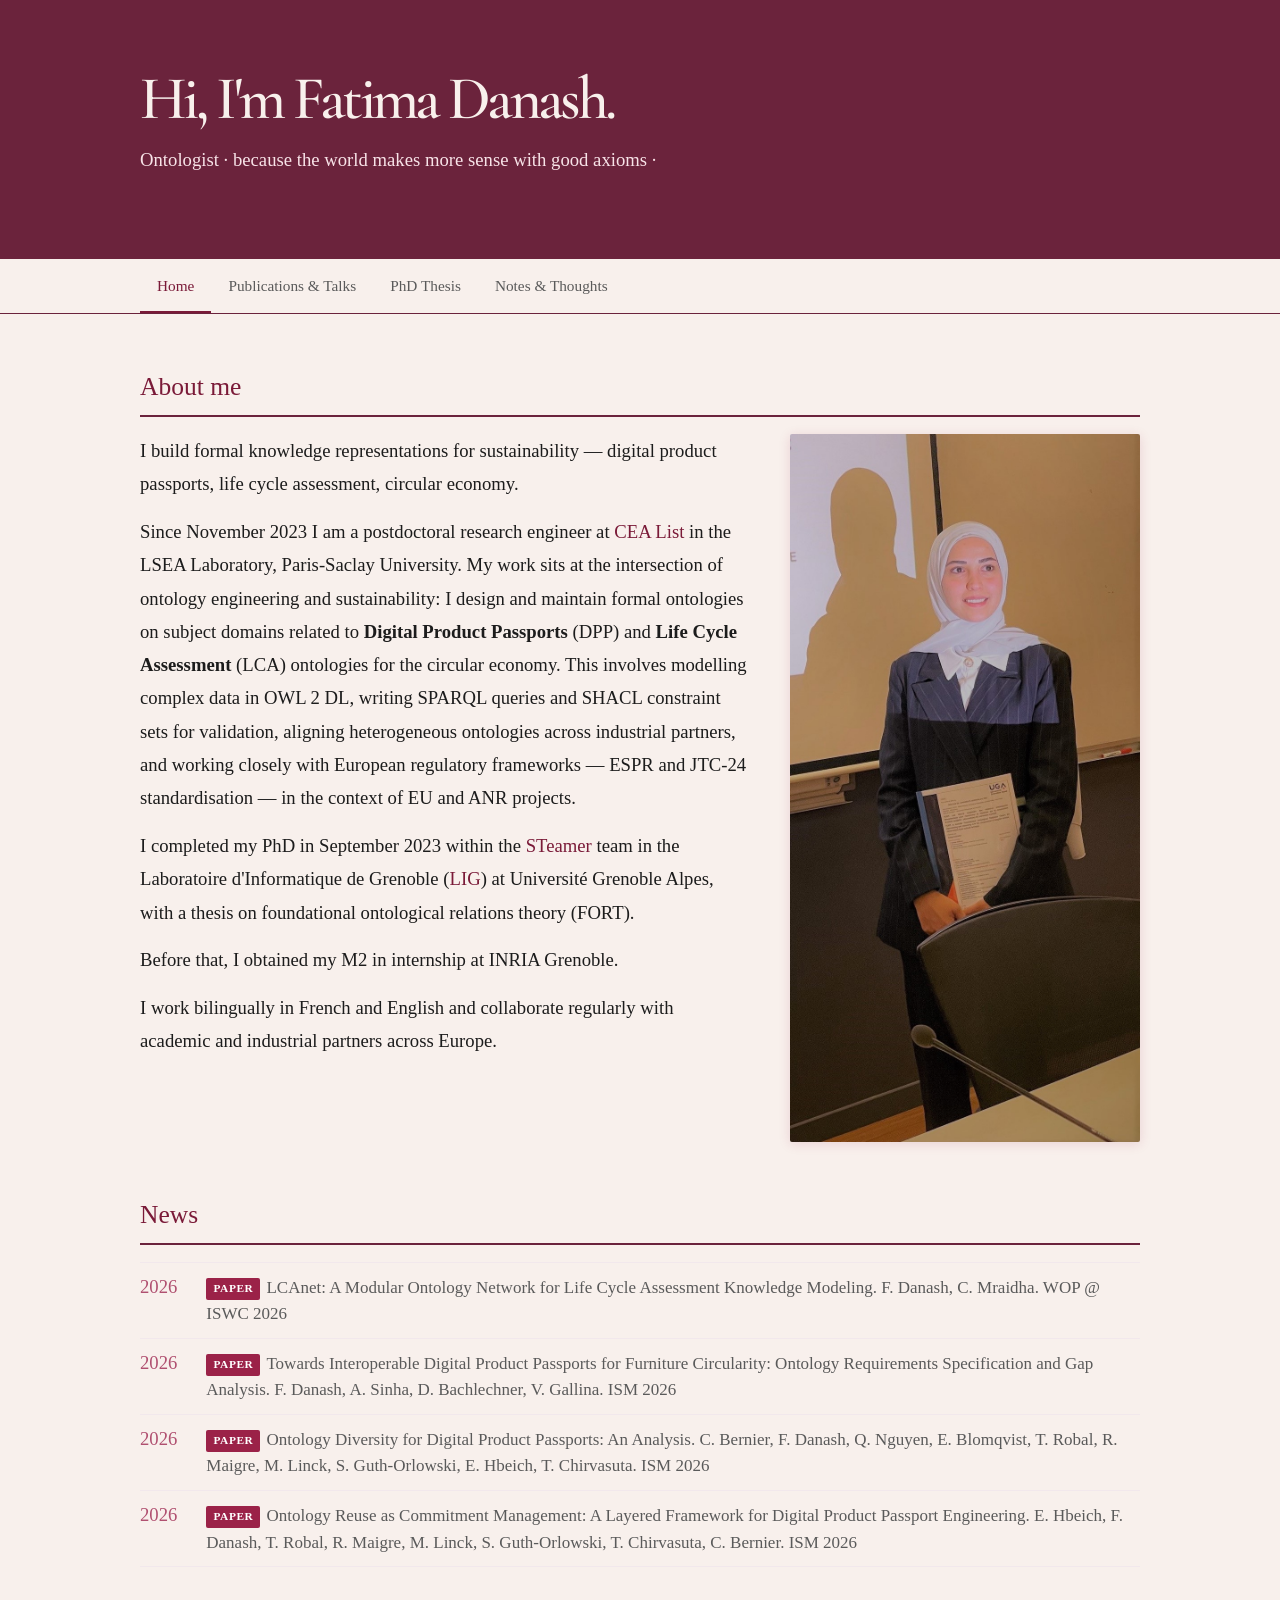
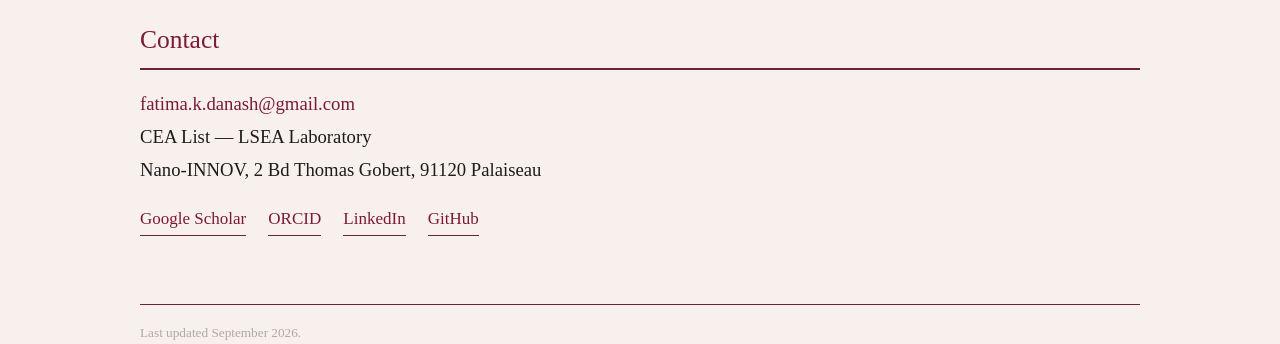
<file: index.html>
<!DOCTYPE html>
<html lang="en">
<head>
  <meta charset="UTF-8" />
  <meta name="viewport" content="width=device-width, initial-scale=1" />
  <meta name="description" content="Fatima Danash — ontology engineering for sustainability. Research engineer at CEA List, Paris-Saclay University." />
  <title>Fatima Danash</title>
  <link rel="preconnect" href="https://fonts.googleapis.com" />
  <link rel="preconnect" href="https://fonts.gstatic.com" crossorigin />
  <link href="https://fonts.googleapis.com/css2?family=EB+Garamond:ital,wght@0,400;0,500;1,400&family=Source+Sans+3:wght@300;400;600&display=swap" rel="stylesheet" />
  <link href="https://fonts.googleapis.com/css2?family=Cormorant+Garamond:wght@400;500;600;700&display=swap" rel="stylesheet">
  <link rel="stylesheet" href="style.css" />
</head>
<body>

  <header class="site-hero">
    <div class="site-hero__inner">
      <h1>Hi, I'm Fatima Danash.</h1>
      <p class="tagline">
        Ontologist · because the world makes more sense with good axioms · <br>
      </p>
    </div>
  </header>

  <nav class="site-nav">
    <div class="site-nav__inner">
      <a href="index.html" class="active">Home</a>
      <a href="publications.html">Publications &amp; Talks</a>
      <a href="phd.html">PhD Thesis</a>
      <a href="notes.html">Notes &amp; Thoughts</a>
    </div>
  </nav>

  <div class="page">

    <section id="about">
      <h2>About me</h2>
      <div class="about-wrap">
        <div class="about-text">
          <p>I build formal knowledge representations for sustainability — digital product passports, life cycle assessment, circular economy.</p>
          <p>Since November 2023 I am a postdoctoral research engineer at <a href="https://list.cea.fr/en/">CEA List</a> in the LSEA Laboratory, Paris-Saclay University. 
            My work sits at the intersection of ontology engineering and sustainability: 
            I design and maintain formal ontologies on subject domains related to <strong>Digital Product Passports</strong> (DPP) 
            and <strong>Life Cycle Assessment</strong> (LCA) ontologies for the circular economy. 
            This involves modelling complex data in OWL 2 DL, writing SPARQL queries and SHACL constraint sets for validation, 
            aligning heterogeneous ontologies across industrial partners, and working closely with European regulatory frameworks 
            — ESPR and JTC-24 standardisation — in the context of EU and ANR projects.</p>
          <p>I completed my PhD in September 2023 within the <a href="https://steamer.imag.fr/steamer.imag.fr/index.html">STeamer</a> team in the Laboratoire d'Informatique de Grenoble (<a href="https://www.liglab.fr/en">LIG</a>) at Université Grenoble Alpes, with a thesis on foundational ontological relations theory (FORT).</p>
          <p>Before that, I obtained my M2 in internship at INRIA Grenoble.</th></p>
          <p>I work bilingually in French and English and collaborate regularly with academic and industrial partners across Europe.</p>
        </div>
        <div class="about-photo">
          <img src="photo.jpg" alt="Fatima Danash" />
        </div>
      </div>
    </section>
<!--
    <section id="projects">
      <h2>Current projects</h2>
      <ul class="project-list">
        <li>
          <div class="proj-name">CIRPASS-2</div>
          <div class="proj-desc">EU pilot project on Digital Product Passports across industrial sectors. Ontology design and interoperability for DPP data exchanges.</div>
        </li>
        <li>
          <div class="proj-name">Cir4Fun</div>
          <div class="proj-desc">Circular economy for the furniture sector. Leading ontology development for DPP4Fun, the semantic layer for product and material traceability.</div>
        </li>
        <li>
          <div class="proj-name">SmartACV</div>
          <div class="proj-desc">ANR grant 23-CARN-0006-01. Formalising LCA data and impact models in OWL to support automated, comparable life cycle assessments.</div>
        </li>
      </ul>
    </section>
-->
    <section id="news">
      <h2>News</h2>
      <ul class="news-list">
        <li>
          <span class="news-year">2026</span>
          <span><span class="tag tag-paper">paper</span>LCAnet: A Modular Ontology Network for Life Cycle Assessment Knowledge Modeling. F. Danash, C. Mraidha. WOP @ ISWC 2026</span>
        </li>
        <li>
          <span class="news-year">2026</span>
          <span><span class="tag tag-paper">paper</span>Towards Interoperable Digital Product Passports for Furniture Circularity: Ontology Requirements Specification and Gap Analysis. F. Danash, A. Sinha, D. Bachlechner, V. Gallina. ISM 2026</span>
        </li>
        <li>
          <span class="news-year">2026</span>
          <span><span class="tag tag-paper">paper</span>Ontology Diversity for Digital Product Passports: An Analysis. C. Bernier, F. Danash, Q. Nguyen, E. Blomqvist, T. Robal, R. Maigre, M. Linck, S. Guth-Orlowski, E. Hbeich, T. Chirvasuta. ISM 2026</span>
        </li>
        <li>
          <span class="news-year">2026</span>
          <span><span class="tag tag-paper">paper</span>Ontology Reuse as Commitment Management: A Layered Framework for Digital Product Passport Engineering. E. Hbeich, F. Danash, T. Robal, R. Maigre, M. Linck, S. Guth-Orlowski, T. Chirvasuta, C. Bernier. ISM 2026 </span>
        </li>      </ul>
    </section>

    <section id="contact">
      <h2>Contact</h2>
      <p>
        <a href="mailto:fatima.k.danash@gmail.com">fatima.k.danash@gmail.com</a><br>
        CEA List — LSEA Laboratory<br>
        Nano-INNOV, 2 Bd Thomas Gobert, 91120 Palaiseau
      </p>
      <div class="contact-links">
        <a href="https://scholar.google.com/citations?user=1R_bwU0AAAAJ&hl=en" target="_blank" rel="noopener">Google Scholar</a>
        <a href="https://orcid.org/0000-0002-0438-6831" target="_blank" rel="noopener">ORCID</a>
        <a href="https://www.linkedin.com/in/fatima-danash-9b326213a/" target="_blank" rel="noopener">LinkedIn</a>
        <a href="https://github.com/DanashFatima" target="_blank" rel="noopener">GitHub</a>
      </div>
    </section>

    <footer>Last updated September 2026.</footer>
  </div>
</body>
</html>
</file>
<file: style.css>
/* ══════════════════════════════════════════════
   Fatima Danash — shared stylesheet
   Font: EB Garamond (display) + Source Sans 3 (body)
   Hero: deep rose-carmine #9B2248, white text
   ══════════════════════════════════════════════ */

*, *::before, *::after { box-sizing: border-box; margin: 0; padding: 0; }

:root {
  --bg:          #F8F0EC;
  --hero-bg:     #6B233C;   /* deep rose-carmine — bold, academic, feminine */
  --hero-text:   #F8F0EC;
  --accent:      #7a1a38;   /* darker carmine for links on white */
  --accent-lt:   #b05070;   /* lighter for tags, muted links */
  --text:        #1c1c1c;
  --muted:       #5a5a5a;
  --rule:        #6B233C;
  --tag-bg:      #9B2248;

  --serif:  'EB Garamond', Georgia, 'Times New Roman', serif;
  --sans:   'Source Sans 3', 'Helvetica Neue', Arial, sans-serif;
}

html { font-size: 17px; }

body {
  background: var(--bg);
  color: var(--text);
  font-family: "Lora", serif;
  font-weight: 450;
  line-height: 1.72;
}

.page {
  max-width: 1000px;
  margin: 0 auto;
  padding: 0 0rem 0rem;
}

/* ══════════════════════════════
   HERO
   ══════════════════════════════ */
.site-hero {
  background: var(--hero-bg);
  padding: 4rem 0rem 5rem;
}

.site-hero__inner {
  max-width: 1000px;
  margin: 0 auto;
}

.site-hero h1 {
  font-family: "Cormorant Garamond", serif;
  font-size: 3.6rem;
  font-weight: 550;
  letter-spacing: -0.06em;
  line-height: 1;
  color: var(--hero-text);
  margin-bottom: 0.9rem;
}

.site-hero .tagline {
  font-family: "Lora", serif;
  font-size: 1.1rem;
  font-weight: 0;
  color: #f8e3e8;
  line-height: 1.6;
  max-width: 100ch;
}

.site-hero .tagline a {
  color: rgba(255,255,255,0.95);
  text-decoration: underline;
  text-underline-offset: 3px;
}

/* ══════════════════════════════
   NAVIGATION
   ══════════════════════════════ */
.site-nav {
  background: var(--bg);
  border-bottom: 1px solid var(--rule);
  position: sticky;
  top: 0;
  z-index: 100;
}

.site-nav__inner {
  max-width: 1000px;
  margin: 0 auto;
  padding: 0 0rem;
  display: flex;
  gap: 0;
  overflow-x: auto;
}

.site-nav a {
  display: block;
  padding: 0.8rem 1rem 0.7rem;
  font-family: "Lora", serif;
  font-size: 0.9rem;
  font-weight: 400;
  color: var(--muted);
  text-decoration: none;
  white-space: nowrap;
  border-bottom: 2px solid transparent;
  transition: color 0.15s, border-color 0.15s;
}

.site-nav a:hover { color: var(--accent); }
.site-nav a.active { color: var(--accent); border-bottom-color: var(--accent); }

/* ══════════════════════════════
   SECTIONS
   ══════════════════════════════ */
section { margin-top: 3rem; }

section h2 {
  font-family: "Lora", serif;
  font-size: 1.5rem;
  font-weight: 500;
  color: var(--accent);
  margin-bottom: 1rem;
  padding-bottom: 0.35rem;
  border-bottom: 2px solid var(--rule);
}

section p {
  font-size: 1.1rem;
  line-height: 1.78;
  max-width: 65ch;
  margin-bottom: 0.85rem;
}
section p:last-child { margin-bottom: 0; }

a { color: var(--accent); text-decoration: none; }
a:hover { text-decoration: underline; }

/* ══════════════════════════════
   ABOUT + photo
   ══════════════════════════════ */
.about-wrap {
  display: flex;
  gap: 2.2rem;
  align-items: flex-start;
}
.about-text { flex: 1; min-width: 0; }
.about-photo { flex-shrink: 0; width: 350px; }

.about-photo img {
  width: 100%;
  display: block;
  border-radius: 2px;
  box-shadow: 0 2px 12px rgba(155,34,72,0.15);
}

/* ══════════════════════════════
   TAGS
   ══════════════════════════════ */
.tag {
  display: inline-block;
  font-size: 0.67rem;
  font-weight: 600;
  letter-spacing: 0.05em;
  text-transform: uppercase;
  color: white;
  padding: 0.12rem 0.42rem;
  border-radius: 2px;
  margin-right: 0.35rem;
  vertical-align: middle;
}
.tag-paper    { background: #9B2248; }   /* rose-carmine — matches hero */
.tag-thesis   { background: #6B3A7A; }   /* dusty plum */
.tag-award    { background: #3D5FA0; }   /* slate blue */
.tag-event    { background: #2A6B5A; }   /* forest teal */
.tag-talk     { background: #8B4A1A; }   /* warm umber */
.tag-preprint { background: #5A6B2A; }   /* olive */

/* ══════════════════════════════
   NEWS
   ══════════════════════════════ */
.news-list { list-style: none; }
.news-list li {
  display: flex;
  gap: 0.9rem;
  align-items: baseline;
  padding: 0.6rem 0;
  border-bottom: 1px solid #f2e8ec;
  font-size: 1rem;
  color: var(--muted);
  line-height: 1.55;
}
.news-list li:first-child { border-top: 1px solid #f2e8ec; }
.news-year {
  font-variant-numeric: tabular-nums;
  font-size: 1.1rem;
  color: var(--accent-lt);
  flex-shrink: 0;
  width: 3rem;
}

/* ══════════════════════════════
   PROJECTS
   ══════════════════════════════ */
.project-list { list-style: none; }
.project-list li {
  padding: 0.6rem 0;
  border-bottom: 1px solid #f2e8ec;
  font-size: 1.1rem;
}
.project-list li:first-child { border-top: 1px solid #f2e8ec; }
.proj-name { font-weight: 600; color: var(--accent); }
.proj-desc { color: var(--muted); font-size: 1rem; margin-top: 0.15rem; }

/* ══════════════════════════════
   CONTACT
   ══════════════════════════════ */
.contact-links {
  display: flex;
  flex-wrap: wrap;
  gap: 0.7rem 1.3rem;
  margin-top: 1rem;
}
.contact-links a {
  font-size: 1rem;
  color: var(--accent);
  text-decoration: none;
  border-bottom: 1px solid var(--rule);
  padding-bottom: 0.1rem;
}
.contact-links a:hover { border-color: var(--accent); }

/* ══════════════════════════════
   PUBLICATIONS PAGE
   ══════════════════════════════ */
.profiles-strip {
  display: flex;
  flex-wrap: wrap;
  gap: 0.55rem;
  margin-bottom: 0.5rem;
}
.profile-badge {
  display: inline-flex;
  align-items: center;
  gap: 0.45rem;
  font-size: 1rem;
  font-weight: 400;
  color: var(--accent);
  border: 1px solid var(--rule);
  border-radius: 3px;
  padding: 0.35rem 0.8rem;
  text-decoration: none;
  background: var(--bg);
}
.profile-badge:hover { background: #fdf4f7; text-decoration: none; }

.pub-year-group { margin-bottom: 2rem; }
.pub-year-label {
  font-family: "Lora", serif;
  font-size: 1.15rem;
  font-weight: 400;
  color: var(--accent-lt);
  margin-bottom: 0.5rem;
}

.pub-list { list-style: none; }
.pub-item {
  padding: 0.9rem 0;
  border-bottom: 1px solid #f2e8ec;
  font-size: 1rem;
}
.pub-item:first-child { border-top: 1px solid #f2e8ec; }
.pub-title { font-weight: 500; margin-bottom: 0.2rem; }
.pub-title a { color: var(--text); }
.pub-title a:hover { color: var(--accent); text-decoration: none; }
.pub-authors { font-size: 1rem; color: var(--muted); margin-bottom: 0.2rem; }
.pub-venue { font-size: 1rem; color: var(--muted); font-style: italic; }
.pub-links {
  margin-top: 0.4rem;
  display: flex;
  gap: 0.6rem;
  flex-wrap: wrap;
}
.pub-link {
  font-size: 0.78rem;
  font-weight: 500;
  color: var(--accent);
  border: 1px solid var(--rule);
  padding: 0.15rem 0.5rem;
  border-radius: 2px;
  text-decoration: none;
}
.pub-link:hover { background: #fdf4f7; text-decoration: none; }

.talk-list { list-style: none; }
.talk-item {
  padding: 0.8rem 0;
  border-bottom: 1px solid #f2e8ec;
  font-size: 1.1rem;
}
.talk-item:first-child { border-top: 1px solid #f2e8ec; }
.talk-title { font-weight: 500; margin-bottom: 0.15rem; }
.talk-meta { font-size: 0.86rem; color: var(--muted); }

/* ══════════════════════════════
   PHD PAGE
   ══════════════════════════════ */
.thesis-meta {
  background: #fdf4f7;
  border-left: 3px solid var(--hero-bg);
  padding: 1.2rem 1.4rem;
  border-radius: 0 4px 4px 0;
  margin-bottom: 2rem;
  font-size: 1rem;
}
.thesis-meta strong { color: var(--accent); font-family: "Lora", serif; font-size: 1.1rem; font-weight: 400; }
.thesis-meta dl {
  display: grid;
  grid-template-columns: max-content 1fr;
  gap: 0.3rem 1rem;
  margin-top: 0.8rem;
}
.thesis-meta dt { font-weight: 600; color: var(--muted); font-size: 1rem; }
.thesis-meta dd { color: var(--text); font-size: 1.1rem; }

.chapter-list { list-style: none; }
.chapter-list li {
  padding: 0.7rem 0;
  border-bottom: 1px solid #f2e8ec;
  font-size: 1.1rem;
  display: flex;
  gap: 1rem;
  align-items: baseline;
}
.chapter-list li:first-child { border-top: 1px solid #f2e8ec; }
.chapter-num {
  font-family: "Lora", serif;
  font-size: 1.05rem;
  color: var(--accent-lt);
  flex-shrink: 0;
  width: 1.6rem;
  font-style: italic;
}
.chapter-title { font-weight: 500; }
.chapter-desc { font-size: 1rem; color: var(--muted); margin-top: 0.15rem; }

/* ══════════════════════════════
   NOTES PAGE
   ══════════════════════════════ */
.post-list { list-style: none; }
.post-item {
  padding: 1rem 0;
  border-bottom: 1px solid #f2e8ec;
}
.post-item:first-child { border-top: 1px solid #f2e8ec; }
.post-date { font-size: 0.8rem; color: var(--accent-lt); margin-bottom: 0.2rem; }
.post-title {
  font-family: "Lora", serif;
  font-size: 1.15rem;
  font-weight: 400;
  color: var(--accent);
  margin-bottom: 0.25rem;
}
.post-title a { color: inherit; }
.post-title a:hover { text-decoration: none; opacity: 0.8; }
.post-summary { font-size: 0.88rem; color: var(--muted); max-width: 58ch; line-height: 1.6; }

/* ══════════════════════════════
   FOOTER
   ══════════════════════════════ */
footer {
  margin-top: 4rem;
  padding-top: 1rem;
  border-top: 1px solid var(--rule);
  font-size: 0.78rem;
  color: #aaa;
}

/* ══════════════════════════════
   RESPONSIVE
   ══════════════════════════════ */
@media (max-width: 520px) {
  html { font-size: 16px; }
  .site-hero h1 { font-size: 2.2rem; }
  .site-hero .tagline { font-size: 1rem; }
  .about-wrap { flex-direction: column-reverse; }
  .about-photo { width: 100%; }
  .thesis-meta dl { grid-template-columns: 1fr; }
}

@media (prefers-reduced-motion: reduce) {
  * { transition: none !important; }
}
</file>
